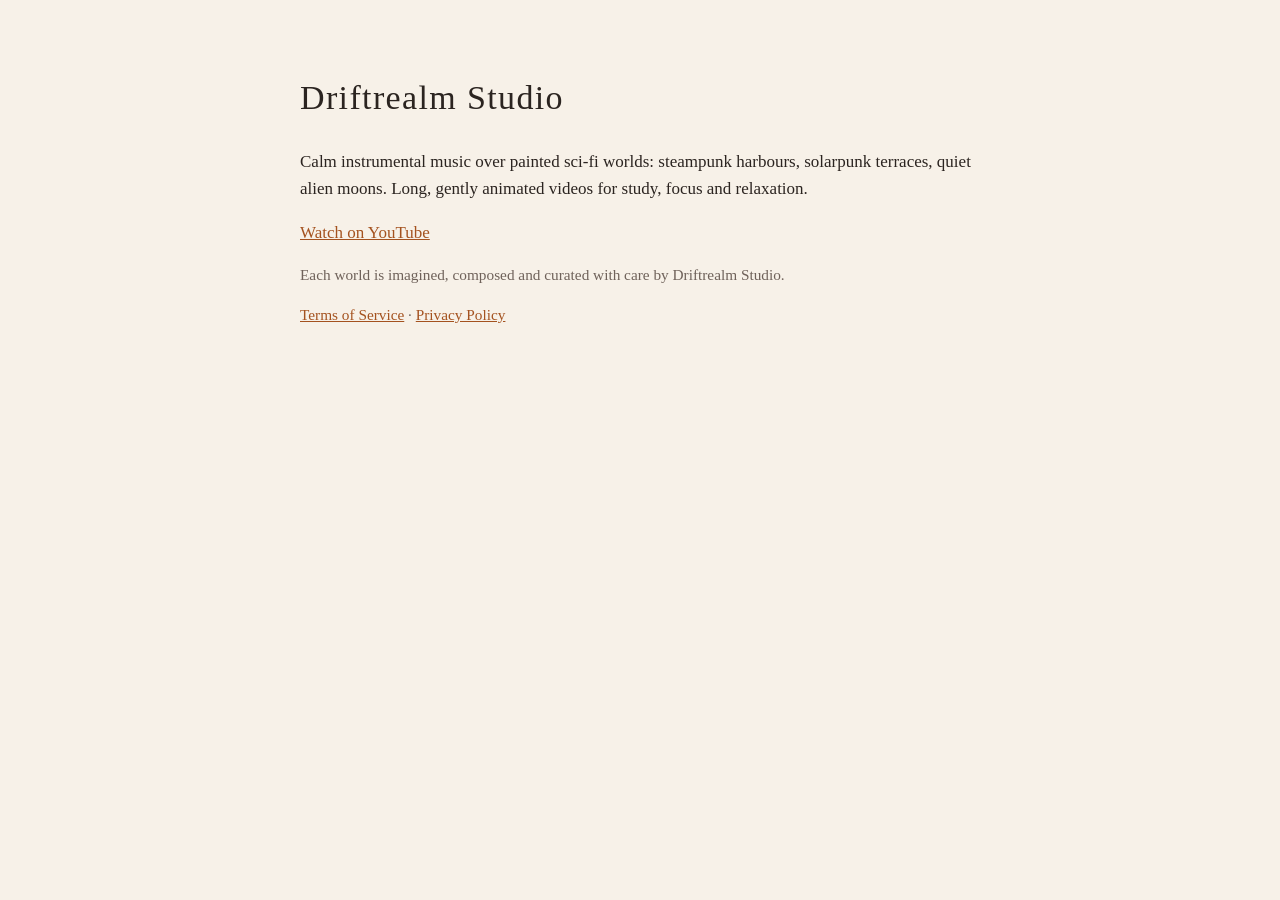
<file: index.html>
<!doctype html>
<html lang="en">
<head>
<meta charset="utf-8">
<meta name="viewport" content="width=device-width, initial-scale=1">
<title>Driftrealm Studio</title>
<meta name="description" content="Calm instrumental music over painted sci-fi worlds, for study, focus and relaxation.">
<link rel="stylesheet" href="style.css">
</head>
<body>
<main>
<h1>Driftrealm Studio</h1>
<p>Calm instrumental music over painted sci-fi worlds: steampunk harbours, solarpunk terraces, quiet
alien moons. Long, gently animated videos for study, focus and relaxation.</p>
<p><a href="https://www.youtube.com/@driftrealmstudio">Watch on YouTube</a></p>
<p class="small">Each world is imagined, composed and curated with care by Driftrealm Studio.</p>
<p class="small"><a href="terms/">Terms of Service</a> · <a href="privacy/">Privacy Policy</a></p>
</main>
</body>
</html>
</file>
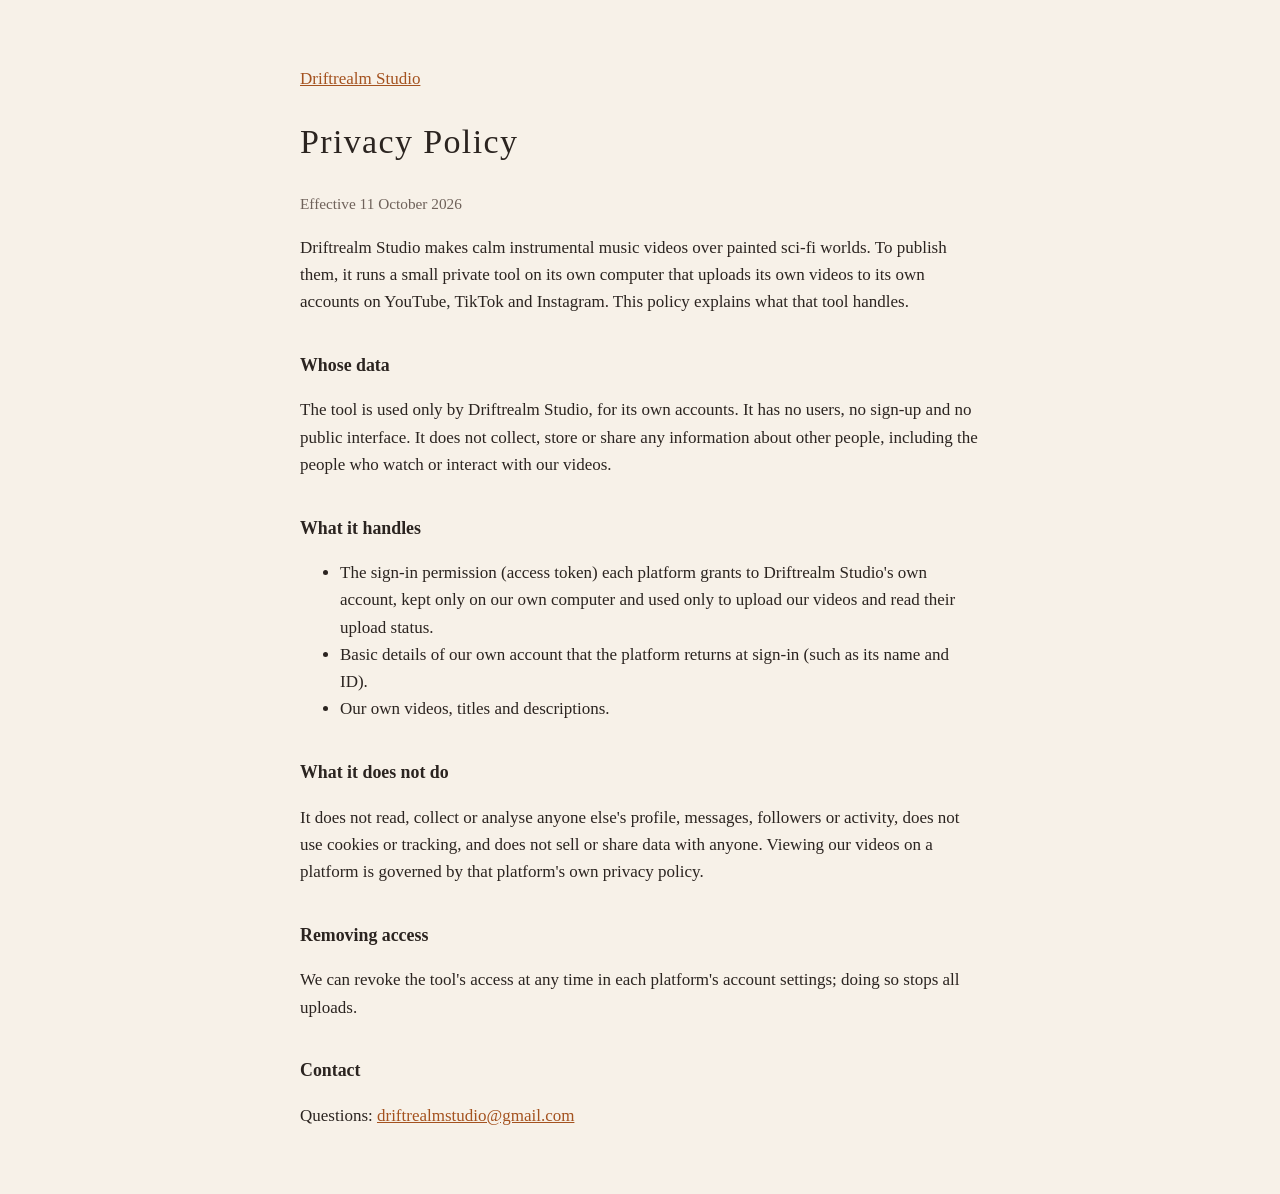
<file: privacy/index.html>
<!doctype html>
<html lang="en">
<head>
<meta charset="utf-8">
<meta name="viewport" content="width=device-width, initial-scale=1">
<title>Privacy Policy - Driftrealm Studio</title>
<link rel="stylesheet" href="../style.css">
</head>
<body>
<main>
<p><a href="../">Driftrealm Studio</a></p>
<h1>Privacy Policy</h1>
<p class="date">Effective 11 October 2026</p>

<p>Driftrealm Studio makes calm instrumental music videos over painted sci-fi worlds. To publish them, it
runs a small private tool on its own computer that uploads its own videos to its own accounts on
YouTube, TikTok and Instagram. This policy explains what that tool handles.</p>

<h2>Whose data</h2>
<p>The tool is used only by Driftrealm Studio, for its own accounts. It has no users, no sign-up and no
public interface. It does not collect, store or share any information about other people, including
the people who watch or interact with our videos.</p>

<h2>What it handles</h2>
<ul>
<li>The sign-in permission (access token) each platform grants to Driftrealm Studio's own account, kept
only on our own computer and used only to upload our videos and read their upload status.</li>
<li>Basic details of our own account that the platform returns at sign-in (such as its name and ID).</li>
<li>Our own videos, titles and descriptions.</li>
</ul>

<h2>What it does not do</h2>
<p>It does not read, collect or analyse anyone else's profile, messages, followers or activity, does not
use cookies or tracking, and does not sell or share data with anyone. Viewing our videos on a platform
is governed by that platform's own privacy policy.</p>

<h2>Removing access</h2>
<p>We can revoke the tool's access at any time in each platform's account settings; doing so stops all
uploads.</p>

<h2>Contact</h2>
<p>Questions: <a href="mailto:driftrealmstudio@gmail.com">driftrealmstudio@gmail.com</a></p>
</main>
</body>
</html>
</file>
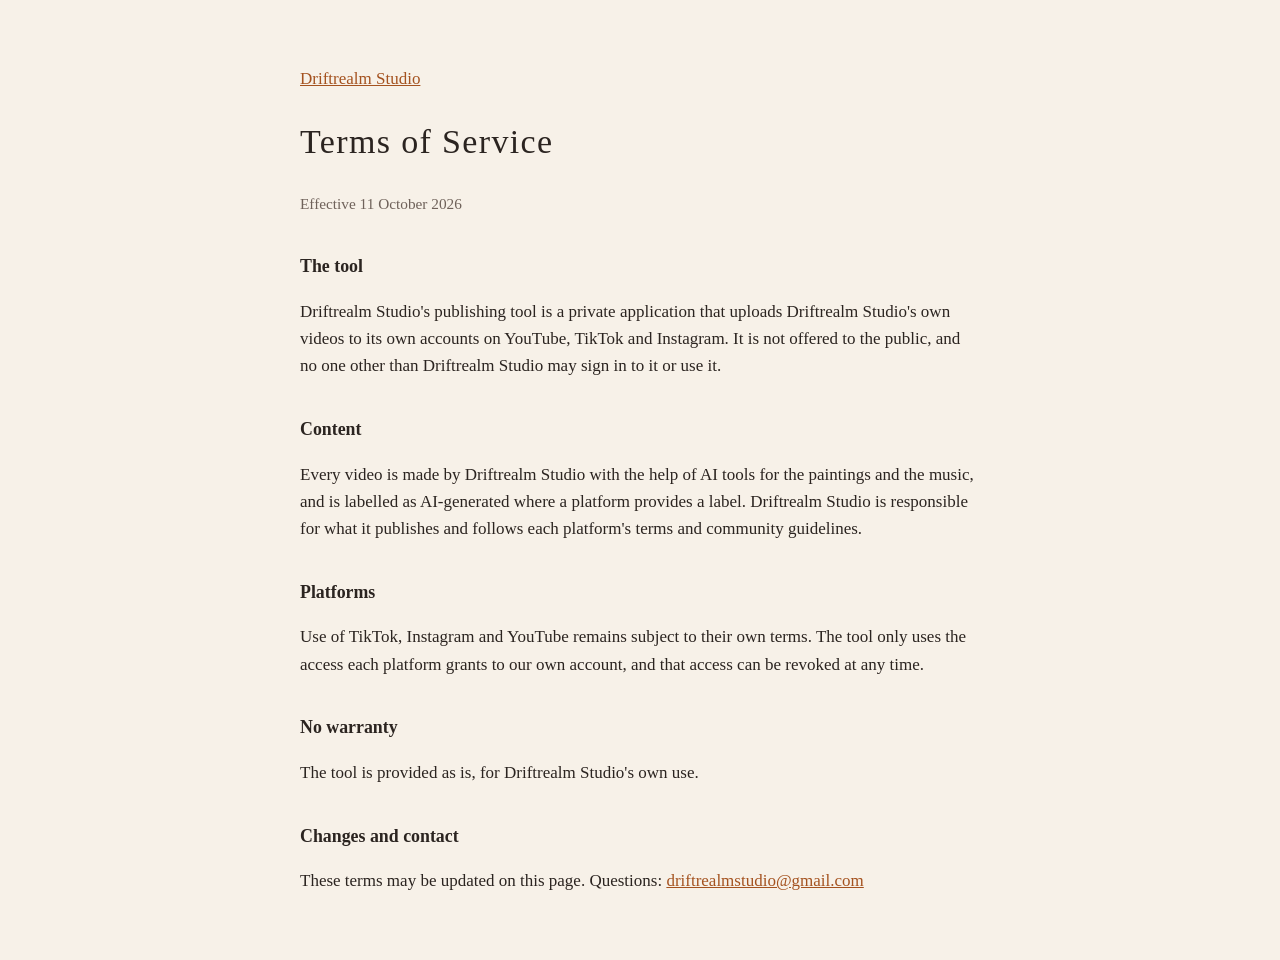
<file: terms/index.html>
<!doctype html>
<html lang="en">
<head>
<meta charset="utf-8">
<meta name="viewport" content="width=device-width, initial-scale=1">
<title>Terms of Service - Driftrealm Studio</title>
<link rel="stylesheet" href="../style.css">
</head>
<body>
<main>
<p><a href="../">Driftrealm Studio</a></p>
<h1>Terms of Service</h1>
<p class="date">Effective 11 October 2026</p>

<h2>The tool</h2>
<p>Driftrealm Studio's publishing tool is a private application that uploads Driftrealm Studio's own
videos to its own accounts on YouTube, TikTok and Instagram. It is not offered to the public, and no
one other than Driftrealm Studio may sign in to it or use it.</p>

<h2>Content</h2>
<p>Every video is made by Driftrealm Studio with the help of AI tools for the paintings and the music,
and is labelled as AI-generated where a platform provides a label. Driftrealm Studio is responsible
for what it publishes and follows each platform's terms and community guidelines.</p>

<h2>Platforms</h2>
<p>Use of TikTok, Instagram and YouTube remains subject to their own terms. The tool only uses the
access each platform grants to our own account, and that access can be revoked at any time.</p>

<h2>No warranty</h2>
<p>The tool is provided as is, for Driftrealm Studio's own use.</p>

<h2>Changes and contact</h2>
<p>These terms may be updated on this page. Questions:
<a href="mailto:driftrealmstudio@gmail.com">driftrealmstudio@gmail.com</a></p>
</main>
</body>
</html>
</file>
<file: style.css>
:root { --bg: #f7f1e8; --text: #2b2420; --muted: #6f625a; --link: #a4521f; }
@media (prefers-color-scheme: dark) { :root { --bg: #1d1a18; --text: #ece3d8; --muted: #a99c90; --link: #e39a5f; } }
body { margin: 0; background: var(--bg); color: var(--text); font: 17px/1.6 Georgia, "Times New Roman", serif; }
main { max-width: 680px; margin: 0 auto; padding: 48px 16px; }
h1 { font-weight: normal; letter-spacing: 0.04em; }
h2 { font-size: 1.05em; margin-top: 2em; }
a { color: var(--link); }
.date, .small { color: var(--muted); font-size: 0.9em; }
</file>
